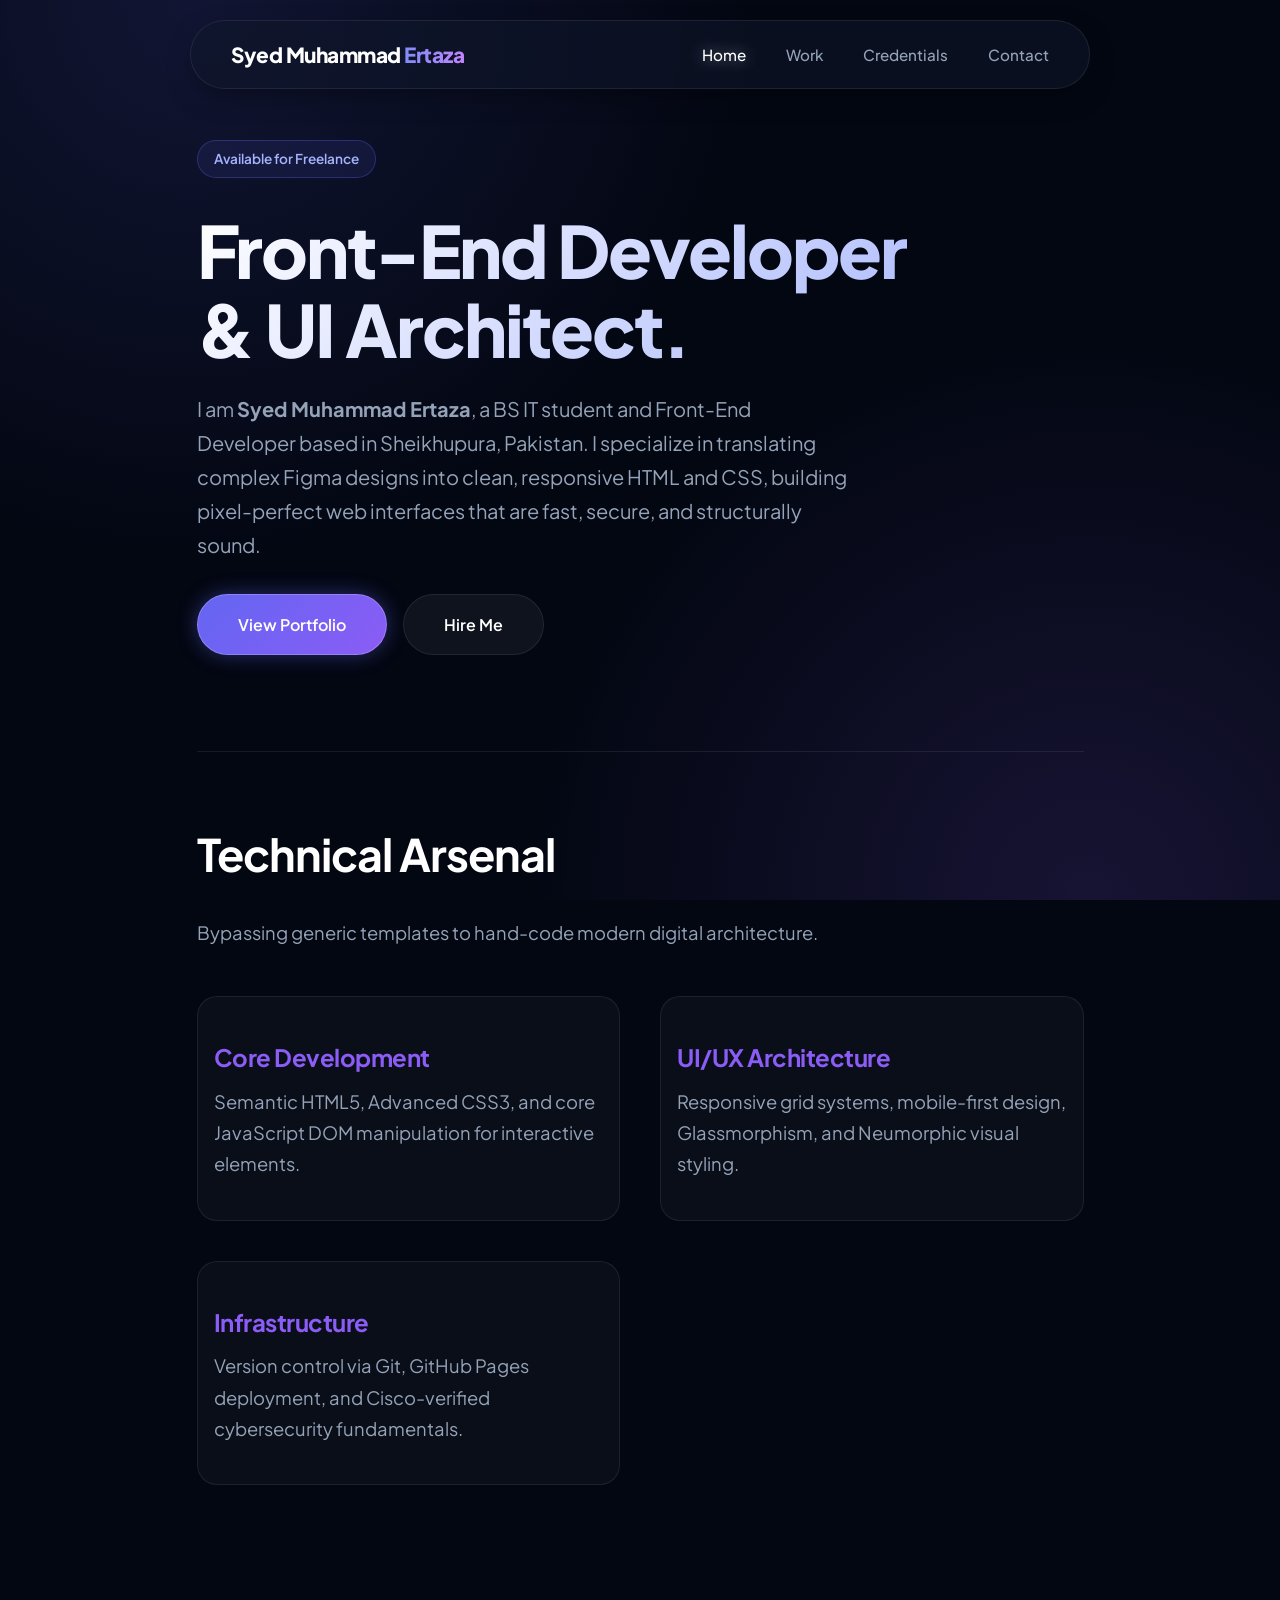
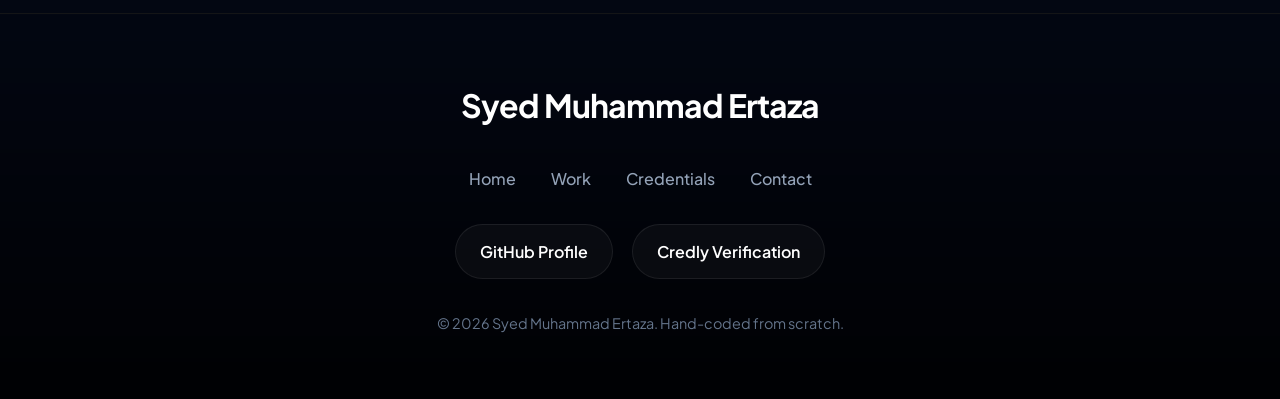
<file: index.html>
<!DOCTYPE html>
<html lang="en">
<head>
    <meta charset="UTF-8">
    <meta name="viewport" content="width=device-width, initial-scale=1.0">
    
    <!-- 1. Primary SEO Meta Tags -->
    <title>Syed Muhammad Ertaza | Front-End Developer</title>
    <meta name="description" content="Explore the portfolio of Syed Muhammad Ertaza, a front-end developer and BS IT student building responsive web interfaces with HTML, CSS, and JavaScript.">
    <meta name="keywords" content="Syed Muhammad Ertaza, Ertaza, Front-End Web Developer, Web Developer, Portfolio, UI Architect, Sheikhupura, Pakistan, Glassmorphism, BS IT">
    <meta name="author" content="Syed Muhammad Ertaza">
    <meta name="robots" content="index, follow">
    
    <!-- 2. Canonical Tag (Prevents duplicate content penalties) -->
    <link rel="canonical" href="https://black-hat-exe.github.io/Portfolio/">

    <!-- 3. Open Graph / Social Media Tags -->
    <meta property="og:title" content="Syed Muhammad Ertaza | Front-End Web Developer">
    <meta property="og:description" content="View the custom-coded web architecture, front-end projects, and verified credentials of S.M. Ertaza.">
    <meta property="og:type" content="profile">
    <meta property="og:url" content="https://black-hat-exe.github.io/Portfolio/">
    
    <!-- 4. JSON-LD Schema Markup -->
    <script type="application/ld+json">
    {
      "@context": "https://schema.org",
      "@type": "Person",
      "name": "Syed Muhammad Ertaza",
      "alternateName": "Ertaza",
      "jobTitle": "Front-End Web Developer",
      "url": "https://black-hat-exe.github.io/Portfolio/",
      "address": {
        "@type": "PostalAddress",
        "addressLocality": "Sheikhupura",
        "addressRegion": "Punjab",
        "postalCode": "39350",
        "addressCountry": "PK"
      },
      "alumniOf": {
        "@type": "CollegeOrUniversity",
        "name": "Virtual University of Pakistan"
      },
      "knowsAbout": [
        "Front-End Development", 
        "HTML5", 
        "CSS3", 
        "JavaScript", 
        "UI Architecture", 
        "Figma to Code",
        "Glassmorphism",
        "Neumorphism"
      ],
      "sameAs": [
        "https://github.com/black-hat-exe",
        "https://www.upwork.com/freelancers/~01eef1f01ace77c496?mp_source=share",
        "https://hubstafftalent.net/profiles/syed-muhammad-ertaza",
        "https://www.credly.com/users/syed-muhammad-ertaza"
      ]
    }
    </script>

    <link rel="stylesheet" href="style.css">
    <meta name="theme-color" content="#030712">
</head>
<body>

    <nav>
        <div class="nav-container">
            <a href="index.html" class="logo">Syed Muhammad <span>Ertaza</span></a>
            <button class="menu-toggle" type="button" aria-label="Open navigation menu" aria-expanded="false" aria-controls="primary-navigation">
                <span></span><span></span><span></span>
            </button>
            <div class="nav-links" id="primary-navigation" aria-label="Primary navigation">
                <a href="index.html" aria-current="page" class="active">Home</a> <a href="portfolio.html">Work</a> <a href="credentials.html">Credentials</a> <a href="contact.html">Contact</a>
            </div>
        </div>
    </nav>

    <main class="container">
        <!-- Hero Section -->
        <section class="reveal" style="max-width: 800px; margin-bottom: 6rem;">
            <div class="tech-pill" style="display: inline-block; margin-bottom: 2rem;">Available for Freelance</div>
            <h1>Front-End Developer <br> & UI Architect.</h1>
            <p style="font-size: 1.25rem; max-width: 650px;">
                I am <strong>Syed Muhammad Ertaza</strong>, a BS IT student and Front-End Developer based in Sheikhupura, Pakistan. I specialize in translating complex Figma designs into clean, responsive HTML and CSS, building pixel-perfect web interfaces that are fast, secure, and structurally sound.
            </p>
            <div style="display: flex; gap: 1rem; margin-top: 2rem;">
                <a href="portfolio.html" class="btn">View Portfolio</a>
                <a href="contact.html" class="btn btn-secondary">Hire Me</a>
            </div>
        </section>

        <!-- Core Skills -->
        <section class="reveal section-padding" style="border-top: 1px solid var(--border);">
            <h2>Technical Arsenal</h2>
            <p>Bypassing generic templates to hand-code modern digital architecture.</p>
            <div class="premium-grid" style="margin-top: 3rem;">
                <div class="badge-card" style="text-align: left;">
                    <h3 style="color: var(--accent-glow);">Core Development</h3>
                    <p style="margin-bottom: 0;">Semantic HTML5, Advanced CSS3, and core JavaScript DOM manipulation for interactive elements.</p>
                </div>
                <div class="badge-card" style="text-align: left;">
                    <h3 style="color: var(--accent-glow);">UI/UX Architecture</h3>
                    <p style="margin-bottom: 0;">Responsive grid systems, mobile-first design, Glassmorphism, and Neumorphic visual styling.</p>
                </div>
                <div class="badge-card" style="text-align: left;">
                    <h3 style="color: var(--accent-glow);">Infrastructure</h3>
                    <p style="margin-bottom: 0;">Version control via Git, GitHub Pages deployment, and Cisco-verified cybersecurity fundamentals.</p>
                </div>
            </div>
        </section>
    </main>

    <footer>
        <div class="footer-content">
            <h2 style="font-size: 2rem; margin: 0;">Syed Muhammad <span>Ertaza</span></h2>
            <div class="footer-nav">
                <a href="index.html">Home</a>
                <a href="portfolio.html">Work</a>
                <a href="credentials.html">Credentials</a>
                <a href="contact.html">Contact</a>
            </div>
            <div class="social-links">
                <a href="https://github.com/black-hat-exe" target="_blank" rel="noopener noreferrer">GitHub Profile</a>
                <a href="https://www.credly.com/users/syed-muhammad-ertaza" target="_blank" rel="noopener noreferrer">Credly Verification</a>
            </div>
            <p style="font-size: 0.9rem; color: #64748b; margin: 0;">© 2026 Syed Muhammad Ertaza. Hand-coded from scratch.</p>
        </div>
    </footer>

    <script src="script.js"></script>
</body>
</html>
</file>
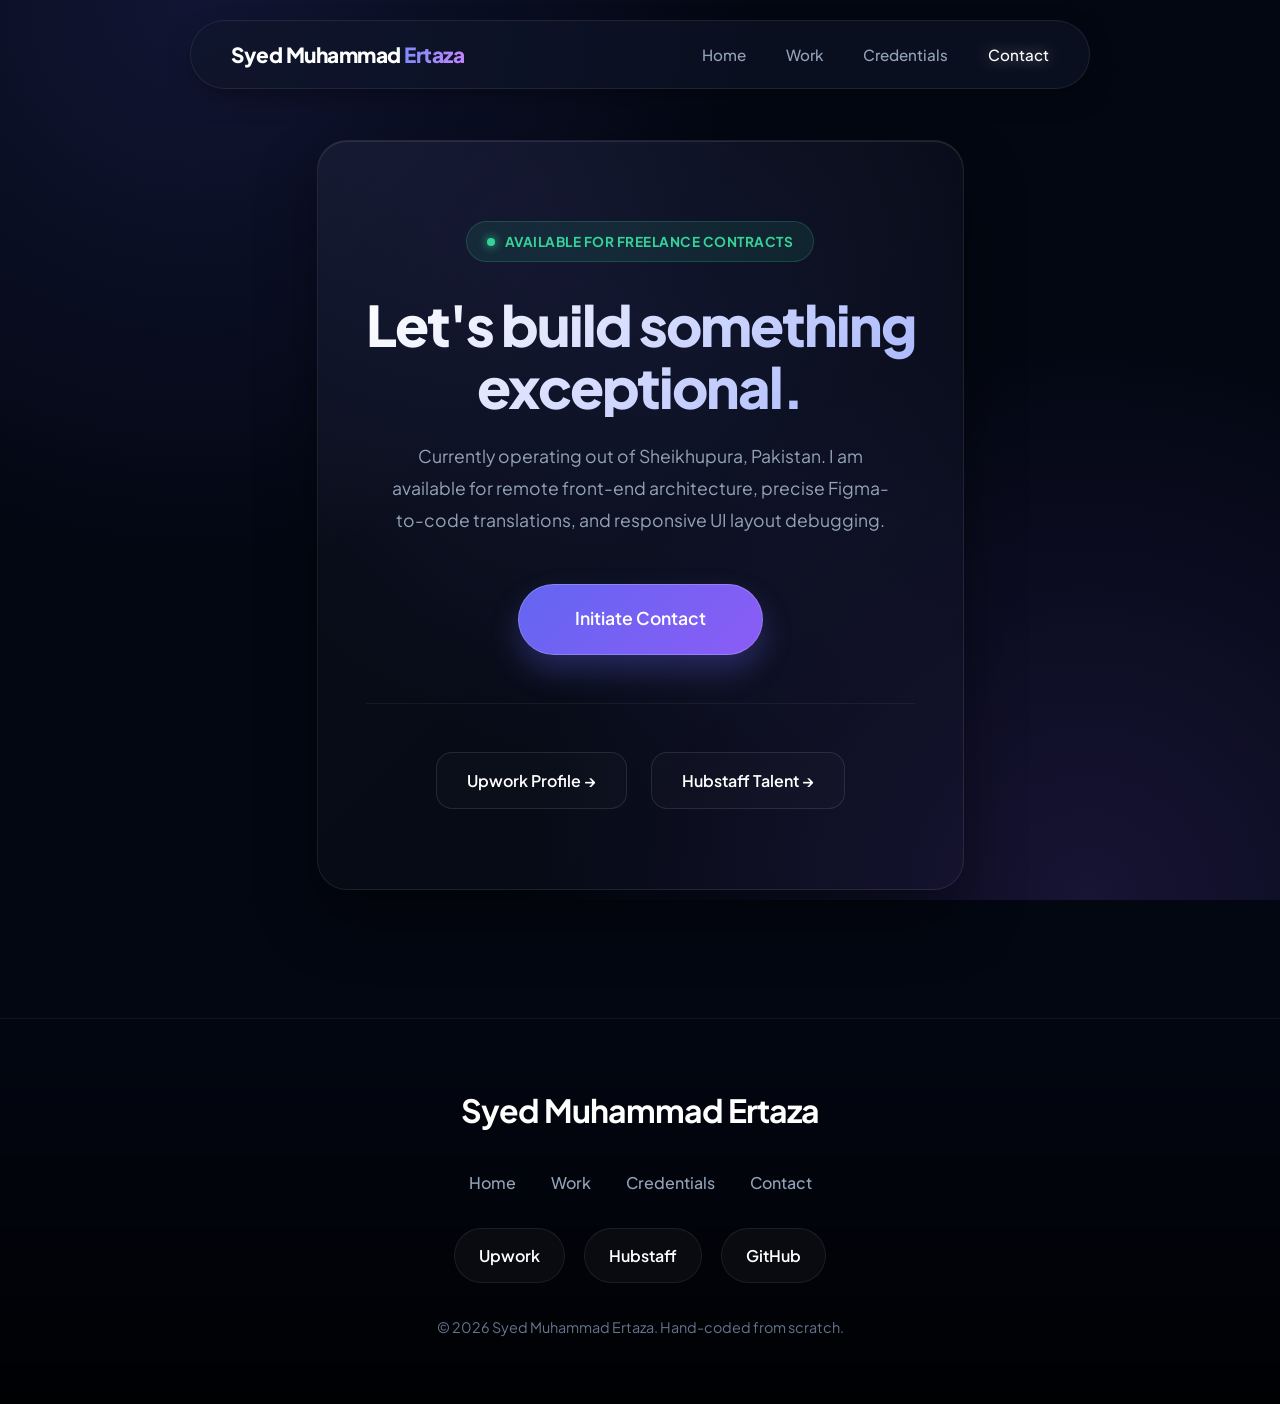
<file: contact.html>
<!DOCTYPE html>
<html lang="en">
<head>
    <meta charset="UTF-8">
    <meta name="viewport" content="width=device-width, initial-scale=1.0">
    
    <!-- 1. Primary SEO Meta Tags -->
    <title>Contact | Syed Muhammad Ertaza - Front-End Developer</title>
    <meta name="description" content="Contact Syed Muhammad Ertaza about front-end development, responsive interfaces, and Figma-to-code work.">
    <meta name="keywords" content="Syed Muhammad Ertaza, Ertaza, Front-End Web Developer, Web Developer, Portfolio, UI Architect, Sheikhupura, Pakistan, Glassmorphism, BS IT">
    <meta name="author" content="Syed Muhammad Ertaza">
    <meta name="robots" content="index, follow">
    
    <!-- 2. Canonical Tag (Prevents duplicate content penalties) -->
    <link rel="canonical" href="https://black-hat-exe.github.io/Portfolio/contact.html">

    <!-- 3. Open Graph / Social Media Tags -->
    <meta property="og:title" content="Syed Muhammad Ertaza | Front-End Web Developer">
    <meta property="og:description" content="View the custom-coded web architecture, front-end projects, and verified credentials of S.M. Ertaza.">
    <meta property="og:type" content="profile">
    <meta property="og:url" content="https://black-hat-exe.github.io/Portfolio/contact.html">
    
    <!-- 4. JSON-LD Schema Markup (The ultimate search engine signal) -->
    <script type="application/ld+json">
    {
      "@context": "https://schema.org",
      "@type": "Person",
      "name": "Syed Muhammad Ertaza",
      "alternateName": "Ertaza",
      "jobTitle": "Front-End Web Developer",
      "url": "https://black-hat-exe.github.io/Portfolio/",
      "address": {
        "@type": "PostalAddress",
        "addressLocality": "Sheikhupura",
        "addressRegion": "Punjab",
        "postalCode": "39350",
        "addressCountry": "PK"
      },
      "alumniOf": {
        "@type": "CollegeOrUniversity",
        "name": "Virtual University of Pakistan"
      },
      "knowsAbout": [
        "Front-End Development", 
        "HTML5", 
        "CSS3", 
        "JavaScript", 
        "UI Architecture", 
        "Figma to Code",
        "Glassmorphism",
        "Neumorphism"
      ],
      "sameAs": [
        "https://github.com/black-hat-exe",
        "https://www.upwork.com/freelancers/~01eef1f01ace77c496?mp_source=share",
        "https://hubstafftalent.net/profiles/syed-muhammad-ertaza",
        "https://www.credly.com/users/syed-muhammad-ertaza"
      ]
    }
    </script>

    <link rel="stylesheet" href="style.css">
    <meta name="theme-color" content="#030712">
</head>
<body>

    <nav>
        <div class="nav-container">
            <a href="index.html" class="logo">Syed Muhammad <span>Ertaza</span></a>
            <button class="menu-toggle" type="button" aria-label="Open navigation menu" aria-expanded="false" aria-controls="primary-navigation">
                <span></span><span></span><span></span>
            </button>
            <div class="nav-links" id="primary-navigation" aria-label="Primary navigation">
                <a href="index.html">Home</a> <a href="portfolio.html">Work</a> <a href="credentials.html">Credentials</a> <a href="contact.html" aria-current="page" class="active">Contact</a>
            </div>
        </div>
    </nav>

    <main class="container reveal">
        
        <div class="contact-glass-panel">
            
            <div class="status-badge">
                <div class="status-dot"></div>
                Available for Freelance Contracts
            </div>

            <h1 style="font-size: 3.5rem; margin-bottom: 1.5rem;">Let's build something <br> exceptional.</h1>
            
            <p style="max-width: 500px; margin: 0 auto 3rem auto; font-size: 1.1rem; line-height: 1.8;">
                Currently operating out of Sheikhupura, Pakistan. I am available for remote front-end architecture, precise Figma-to-code translations, and responsive UI layout debugging.
            </p>

            <a href="mailto:sertaza27@gmail.com" class="btn" style="font-size: 1.1rem; padding: 1.2rem 3.5rem; box-shadow: 0 15px 30px rgba(99, 102, 241, 0.3);">
                Initiate Contact
            </a>

            <div class="platform-links">
                <a href="https://www.upwork.com/freelancers/~01eef1f01ace77c496?mp_source=share" target="_blank" rel="noopener noreferrer" class="platform-pill">
                    Upwork Profile &rarr;
                </a>
                
                <a href="https://hubstafftalent.net/profiles/syed-muhammad-ertaza" target="_blank" rel="noopener noreferrer" class="platform-pill">
                    Hubstaff Talent &rarr;
                </a>
            </div>

        </div>

    </main>

    <footer style="margin-top: 4rem;">
        <div class="footer-content">
            <h2 style="font-size: 2rem; margin: 0;">Syed Muhammad <span>Ertaza</span></h2>
            <div class="footer-nav">
                <a href="index.html">Home</a>
                <a href="portfolio.html">Work</a>
                <a href="credentials.html">Credentials</a>
                <a href="contact.html">Contact</a>
            </div>
            
            <div class="social-links">
                <a href="https://www.upwork.com/freelancers/~01eef1f01ace77c496?mp_source=share" target="_blank" rel="noopener noreferrer">Upwork</a>
                <a href="https://hubstafftalent.net/profiles/syed-muhammad-ertaza" target="_blank" rel="noopener noreferrer">Hubstaff</a>
                <a href="https://github.com/black-hat-exe" target="_blank" rel="noopener noreferrer">GitHub</a>
            </div>
            
            <p style="font-size: 0.9rem; color: #64748b; margin: 0;">© 2026 Syed Muhammad Ertaza. Hand-coded from scratch.</p>
        </div>
    </footer>

    <script src="script.js"></script>
</body>
</html>
</file>
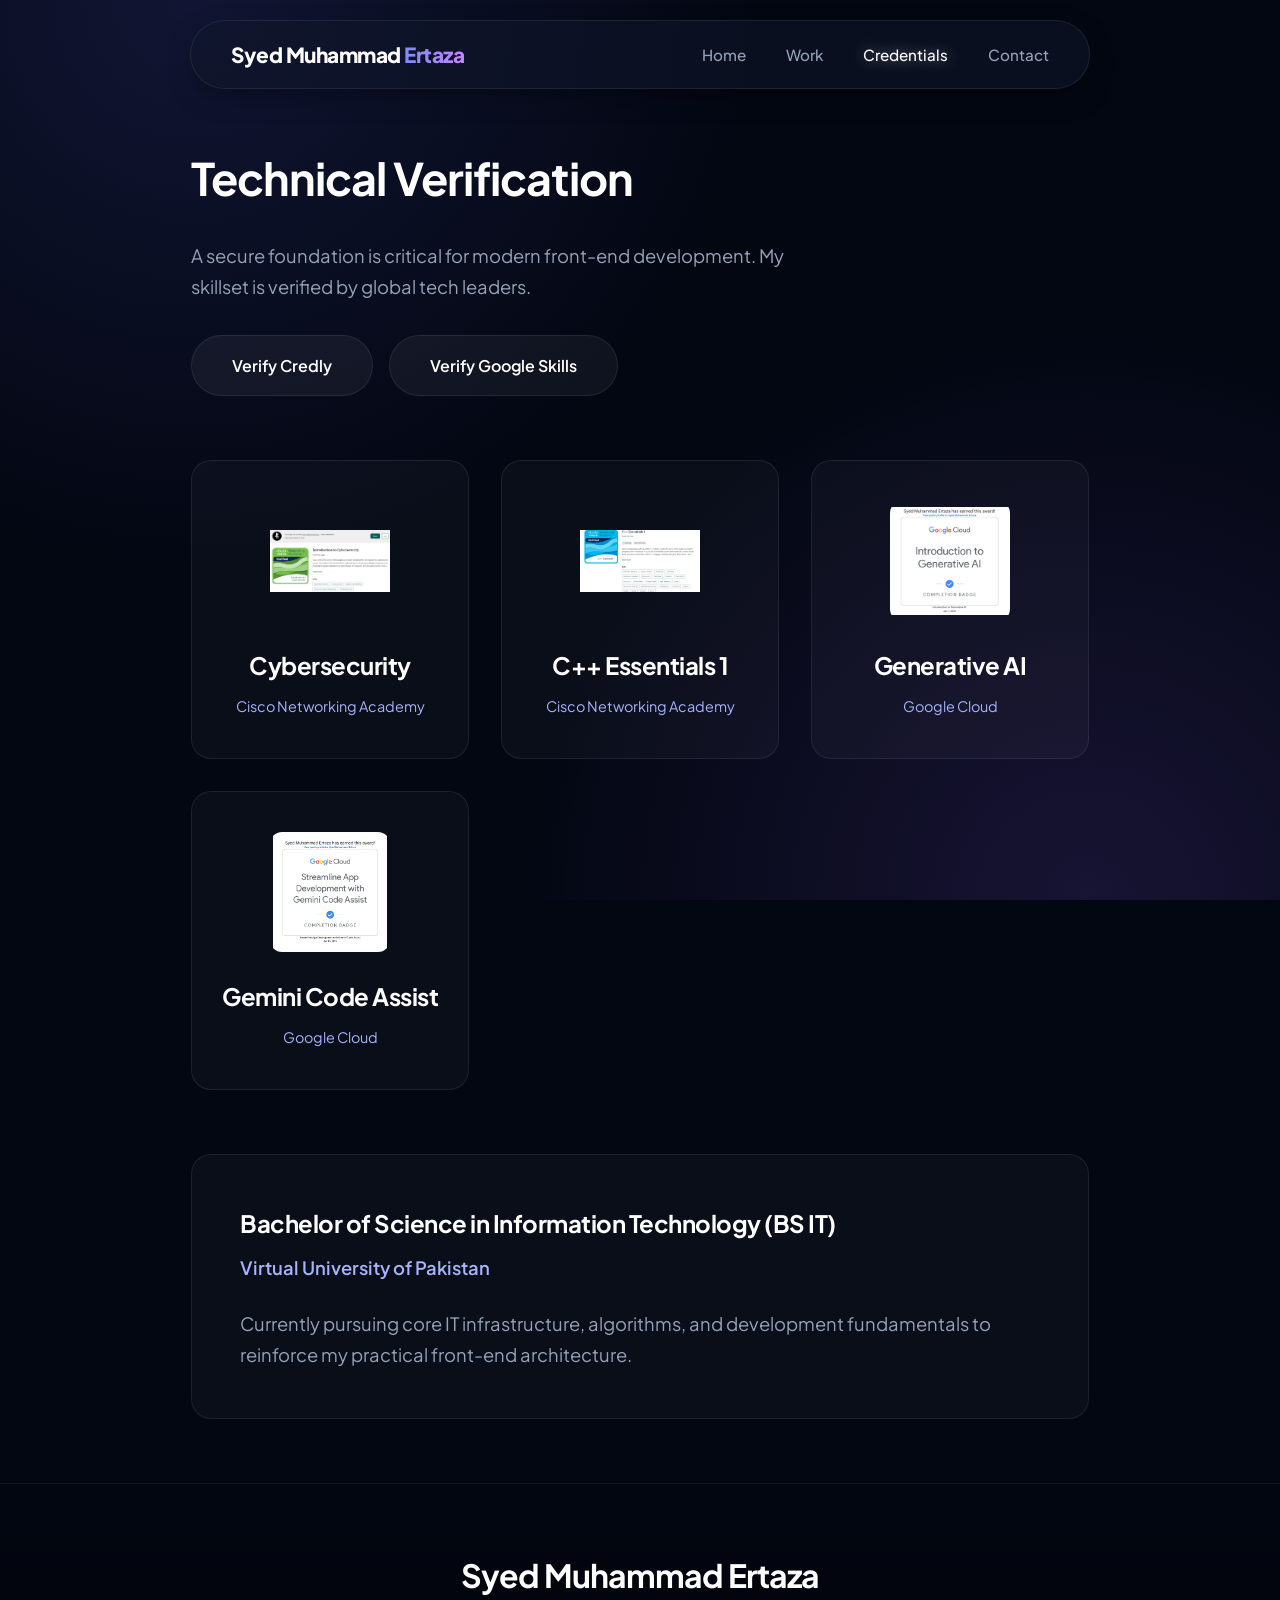
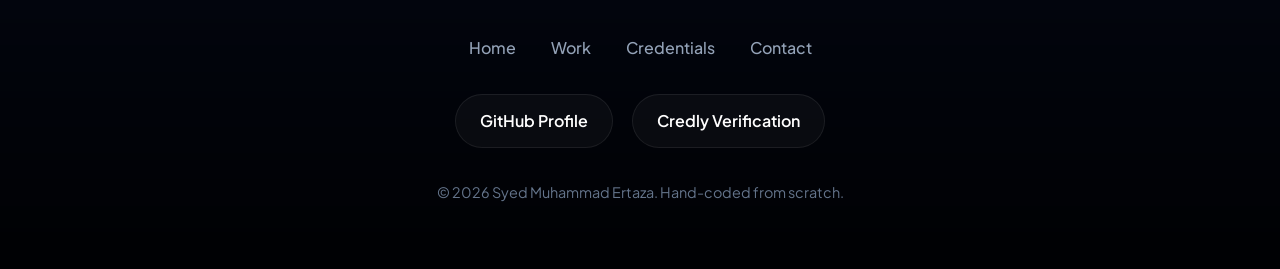
<file: credentials.html>
<!DOCTYPE html>
<html lang="en">
<head>
    <meta charset="UTF-8">
    <meta name="viewport" content="width=device-width, initial-scale=1.0">
    
    <!-- 1. Primary SEO Meta Tags -->
    <title>Credentials | Syed Muhammad Ertaza - Front-End Developer</title>
    <meta name="description" content="View the technical learning credentials and education of Syed Muhammad Ertaza, a front-end developer and BS IT student.">
    <meta name="keywords" content="Syed Muhammad Ertaza, Ertaza, Front-End Web Developer, Web Developer, Portfolio, UI Architect, Sheikhupura, Pakistan, Glassmorphism, BS IT">
    <meta name="author" content="Syed Muhammad Ertaza">
    <meta name="robots" content="index, follow">
    
    <!-- 2. Canonical Tag (Prevents duplicate content penalties) -->
    <link rel="canonical" href="https://black-hat-exe.github.io/Portfolio/credentials.html">
    <!-- 3. Open Graph / Social Media Tags -->
    <meta property="og:title" content="Syed Muhammad Ertaza | Front-End Web Developer">
    <meta property="og:description" content="View the custom-coded web architecture, front-end projects, and verified credentials of S.M. Ertaza.">
    <meta property="og:type" content="profile">
    <meta property="og:url" content="https://black-hat-exe.github.io/Portfolio/credentials.html">
    
    <!-- 4. JSON-LD Schema Markup -->
    <script type="application/ld+json">
    {
      "@context": "https://schema.org",
      "@type": "Person",
      "name": "Syed Muhammad Ertaza",
      "alternateName": "Ertaza",
      "jobTitle": "Front-End Web Developer",
      "url": "https://black-hat-exe.github.io/Portfolio/",
      "address": {
        "@type": "PostalAddress",
        "addressLocality": "Sheikhupura",
        "addressRegion": "Punjab",
        "postalCode": "39350",
        "addressCountry": "PK"
      },
      "alumniOf": {
        "@type": "CollegeOrUniversity",
        "name": "Virtual University of Pakistan"
      },
      "knowsAbout": [
        "Front-End Development", 
        "HTML5", 
        "CSS3", 
        "JavaScript", 
        "UI Architecture", 
        "Figma to Code",
        "Glassmorphism",
        "Neumorphism"
      ],
      "sameAs": [
        "https://github.com/black-hat-exe",
        "https://www.upwork.com/freelancers/~01eef1f01ace77c496?mp_source=share",
        "https://hubstafftalent.net/profiles/syed-muhammad-ertaza",
        "https://www.credly.com/users/syed-muhammad-ertaza"
      ]
    }
    </script>

    <link rel="stylesheet" href="style.css">
    <meta name="theme-color" content="#030712">
</head>
<body>

    <nav>
        <div class="nav-container">
            <a href="index.html" class="logo">Syed Muhammad <span>Ertaza</span></a>
            <button class="menu-toggle" type="button" aria-label="Open navigation menu" aria-expanded="false" aria-controls="primary-navigation">
                <span></span><span></span><span></span>
            </button>
            <div class="nav-links" id="primary-navigation" aria-label="Primary navigation">
                <a href="index.html">Home</a> <a href="portfolio.html">Work</a> <a href="credentials.html" aria-current="page" class="active">Credentials</a> <a href="contact.html">Contact</a>
            </div>
        </div>
    </nav>

    <main class="container reveal">
        <h2>Technical Verification</h2>
        <p style="max-width: 600px;">A secure foundation is critical for modern front-end development. My skillset is verified by global tech leaders.</p>

        <div style="margin: 2rem 0; display: flex; gap: 1rem;">
            <a href="https://www.credly.com/users/syed-muhammad-ertaza" target="_blank" rel="noopener noreferrer" class="btn btn-secondary">Verify Credly</a>
            <a href="https://www.skills.google/public_profiles/7cd9a4c3-1ee9-45ca-8c66-6c72dce35d5d" target="_blank" rel="noopener noreferrer" class="btn btn-secondary">Verify Google Skills</a>
        </div>

        <div class="grid-4" style="margin-top: 4rem;">
            <div class="badge-card reveal">
                <img src="Screenshot 2026-09-30 124133.png" alt="Syed Muhammad Ertaza Cisco Cybersecurity Certification" class="badge-img">
                <h3>Cybersecurity</h3>
                <p style="font-size: 0.9rem; margin: 0; color: #a5b4fc;">Cisco Networking Academy</p>
            </div>
            <div class="badge-card reveal">
                <img src="Screenshot 2026-09-30 124420.png" alt="C++ Essentials" class="badge-img">
                <h3>C++ Essentials 1</h3>
                <p style="font-size: 0.9rem; margin: 0; color: #a5b4fc;">Cisco Networking Academy</p>
            </div>
            <div class="badge-card reveal">
                <img src="Screenshot 2026-09-30 123630.png" alt="Syed Muhammad Ertaza Google Cloud Generative AI Badge" class="badge-img">
                <h3>Generative AI</h3>
                <p style="font-size: 0.9rem; margin: 0; color: #a5b4fc;">Google Cloud</p>
            </div>
            <div class="badge-card reveal">
                <img src="Screenshot 2026-09-30 123239.png" alt="Gemini Code Assist" class="badge-img">
                <h3>Gemini Code Assist</h3>
                <p style="font-size: 0.9rem; margin: 0; color: #a5b4fc;">Google Cloud</p>
            </div>
        </div>

        <div class="portfolio-card reveal" style="margin-top: 4rem; padding: 3rem; background: var(--surface);">
            <h3>Bachelor of Science in Information Technology (BS IT)</h3>
            <p style="color: #a5b4fc; font-weight: 600;">Virtual University of Pakistan</p>
            <p style="margin: 0; max-width: 800px;">Currently pursuing core IT infrastructure, algorithms, and development fundamentals to reinforce my practical front-end architecture.</p>
        </div>
    </main>

    <footer>
        <div class="footer-content">
            <h2 style="font-size: 2rem; margin: 0;">Syed Muhammad <span>Ertaza</span></h2>
            <div class="footer-nav">
                <a href="index.html">Home</a>
                <a href="portfolio.html">Work</a>
                <a href="credentials.html">Credentials</a>
                <a href="contact.html">Contact</a>
            </div>
            <div class="social-links">
                <a href="https://github.com/black-hat-exe" target="_blank" rel="noopener noreferrer">GitHub Profile</a>
                <a href="https://www.credly.com/users/syed-muhammad-ertaza" target="_blank" rel="noopener noreferrer">Credly Verification</a>
            </div>
            <p style="font-size: 0.9rem; color: #64748b; margin: 0;">© 2026 Syed Muhammad Ertaza. Hand-coded from scratch.</p>
        </div>
    </footer>

    <script src="script.js"></script>
</body>
</html>
</file>
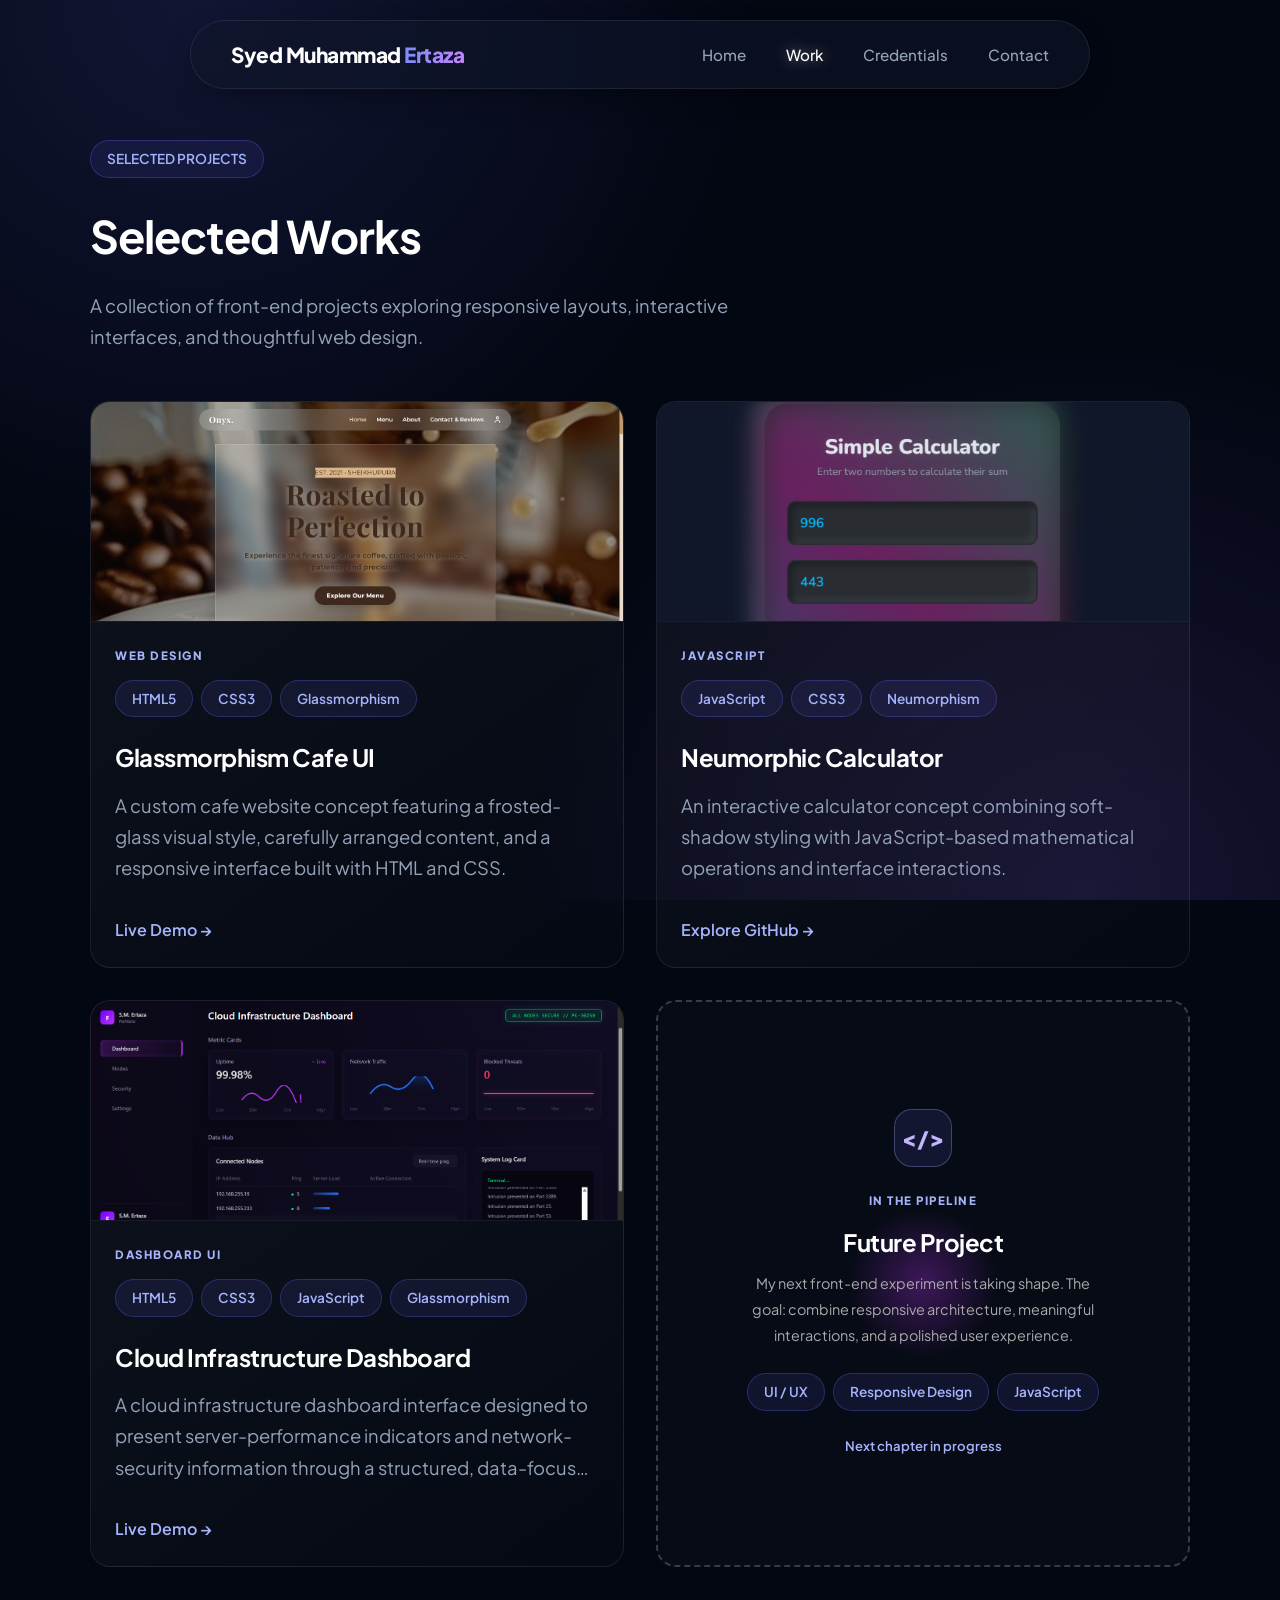
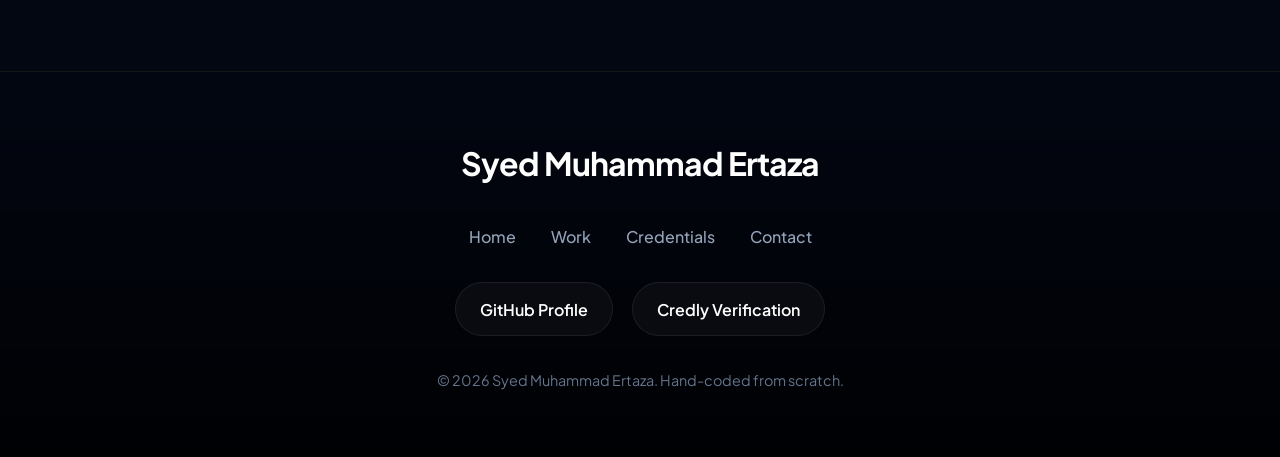
<file: portfolio.html>
<!DOCTYPE html>
<html lang="en">
<head>
    <meta charset="UTF-8">
    <meta name="viewport" content="width=device-width, initial-scale=1.0">

    <title>Front-End Projects | Syed Muhammad Ertaza</title>
    <meta name="description" content="Explore front-end projects by Syed Muhammad Ertaza, including responsive web interfaces, interactive UI experiments, and dashboard concepts.">
    <meta name="keywords" content="Syed Muhammad Ertaza, Front-End Developer, Web Development Portfolio, HTML, CSS, JavaScript, UI Design, Pakistan">
    <meta name="author" content="Syed Muhammad Ertaza">
    <meta name="robots" content="index, follow">

    <link rel="canonical" href="https://black-hat-exe.github.io/Portfolio/portfolio.html">

    <meta property="og:title" content="Front-End Projects | Syed Muhammad Ertaza">
    <meta property="og:description" content="Explore custom-coded front-end projects, responsive interfaces, and interactive web applications by S.M. Ertaza.">
    <meta property="og:type" content="website">
    <meta property="og:url" content="https://black-hat-exe.github.io/Portfolio/portfolio.html">

    <meta name="theme-color" content="#030712">

    <script type="application/ld+json">
    {
      "@context": "https://schema.org",
      "@type": "CollectionPage",
      "name": "Front-End Development Portfolio",
      "description": "Selected front-end development projects by Syed Muhammad Ertaza.",
      "url": "https://black-hat-exe.github.io/Portfolio/portfolio.html",
      "author": {
        "@type": "Person",
        "name": "Syed Muhammad Ertaza",
        "url": "https://black-hat-exe.github.io/Portfolio/"
      }
    }
    </script>

    <link rel="stylesheet" href="style.css">
</head>
<body>

    <nav>
        <div class="nav-container">
            <a href="index.html" class="logo">Syed Muhammad <span>Ertaza</span></a>
            <button class="menu-toggle" type="button" aria-label="Open navigation menu" aria-expanded="false" aria-controls="primary-navigation">
                <span></span><span></span><span></span>
            </button>
            <div class="nav-links" id="primary-navigation" aria-label="Primary navigation">
                <a href="index.html">Home</a> <a href="portfolio.html" aria-current="page" class="active">Work</a> <a href="credentials.html">Credentials</a> <a href="contact.html">Contact</a>
            </div>
        </div>
    </nav>

    <main class="container reveal">

        <header class="portfolio-intro">
            <span class="tech-pill">SELECTED PROJECTS</span>
            <h2>Selected Works</h2>
            <p>
                A collection of front-end projects exploring responsive layouts,
                interactive interfaces, and thoughtful web design.
            </p>
        </header>

        <div class="portfolio-grid">

            <!-- Project 1: Cafe UI -->
            <article class="portfolio-card reveal">
                <div class="card-img-wrapper">
                    <img
                        src="cafe-screenshot.png"
                        alt="Preview of the Glassmorphism Cafe website interface"
                        class="project-img"
                        loading="lazy"
                        decoding="async"
                    >
                </div>

                <div class="card-content">
                    <div class="project-label">WEB DESIGN</div>

                    <div class="tech-stack">
                        <span class="tech-pill">HTML5</span>
                        <span class="tech-pill">CSS3</span>
                        <span class="tech-pill">Glassmorphism</span>
                    </div>

                    <h3>Glassmorphism Cafe UI</h3>

                    <p>
                        A custom cafe website concept featuring a frosted-glass
                        visual style, carefully arranged content, and a responsive
                        interface built with HTML and CSS.
                    </p>

                    <div class="project-links">
                        <a
                            href="https://black-hat-exe.github.io/cafe-project-I/"
                            target="_blank"
                            rel="noopener noreferrer"
                            class="card-link"
                        >Live Demo <span aria-hidden="true">&rarr;</span></a>
                    </div>
                </div>
            </article>

            <!-- Project 2: Calculator -->
            <article class="portfolio-card reveal">
                <div class="card-img-wrapper">
                    <img
                        src="calc-screenshot.png"
                        alt="Preview of the Neumorphic Calculator interface"
                        class="project-img"
                        loading="lazy"
                        decoding="async"
                    >
                </div>

                <div class="card-content">
                    <div class="project-label">JAVASCRIPT</div>

                    <div class="tech-stack">
                        <span class="tech-pill">JavaScript</span>
                        <span class="tech-pill">CSS3</span>
                        <span class="tech-pill">Neumorphism</span>
                    </div>

                    <h3>Neumorphic Calculator</h3>

                    <p>
                        An interactive calculator concept combining soft-shadow
                        styling with JavaScript-based mathematical operations
                        and interface interactions.
                    </p>

                    <div class="project-links">
                        <a
                            href="https://github.com/black-hat-exe"
                            target="_blank"
                            rel="noopener noreferrer"
                            class="card-link"
                        >Explore GitHub <span aria-hidden="true">&rarr;</span></a>
                    </div>
                </div>
            </article>

            <!-- Project 3: Cloud Infrastructure Dashboard -->
            <article class="portfolio-card reveal">
                <div class="card-img-wrapper">
                    <img
                        src="cloud-screenshot.png"
                        alt="Preview of the Cloud Infrastructure Dashboard"
                        class="project-img"
                        loading="lazy"
                        decoding="async"
                    >
                </div>

                <div class="card-content">
                    <div class="project-label">DASHBOARD UI</div>

                    <div class="tech-stack">
                        <span class="tech-pill">HTML5</span>
                        <span class="tech-pill">CSS3</span>
                        <span class="tech-pill">JavaScript</span>
                        <span class="tech-pill">Glassmorphism</span>
                    </div>

                    <h3>Cloud Infrastructure Dashboard</h3>

                    <p>
                        A cloud infrastructure dashboard interface designed to
                        present server-performance indicators and network-security
                        information through a structured, data-focused layout.
                    </p>

                    <div class="project-links">
                        <a
                            href="https://black-hat-exe.github.io/Cloud-Infrastructure-Dashboard/"
                            target="_blank"
                            rel="noopener noreferrer"
                            class="card-link"
                        >Live Demo <span aria-hidden="true">&rarr;</span></a>
                    </div>
                </div>
            </article>

            <!-- Project 4: Future Project -->
            <article class="portfolio-card coming-soon-card reveal">
                <div class="coming-soon-content">
                    <span class="future-icon" aria-hidden="true">&lt;/&gt;</span>

                    <div class="project-label">IN THE PIPELINE</div>

                    <h3>Future Project</h3>

                    <p>
                        My next front-end experiment is taking shape.
                        The goal: combine responsive architecture,
                        meaningful interactions, and a polished user experience.
                    </p>

                    <div class="tech-stack future-tech-stack">
                        <span class="tech-pill">UI / UX</span>
                        <span class="tech-pill">Responsive Design</span>
                        <span class="tech-pill">JavaScript</span>
                    </div>

                    <span class="future-note">Next chapter in progress</span>
                </div>
            </article>

        </div>
    </main>

    <footer>
        <div class="footer-content">
            <h2 style="font-size: 2rem; margin: 0;">
                Syed Muhammad <span>Ertaza</span>
            </h2>

            <div class="footer-nav">
                <a href="index.html">Home</a>
                <a href="portfolio.html">Work</a>
                <a href="credentials.html">Credentials</a>
                <a href="contact.html">Contact</a>
            </div>

            <div class="social-links">
                <a
                    href="https://github.com/black-hat-exe"
                    target="_blank"
                    rel="noopener noreferrer"
                >GitHub Profile</a>

                <a
                    href="https://www.credly.com/users/syed-muhammad-ertaza"
                    target="_blank"
                    rel="noopener noreferrer"
                >Credly Verification</a>
            </div>

            <p style="font-size: 0.9rem; color: #64748b; margin: 0;">
                © 2026 Syed Muhammad Ertaza. Hand-coded from scratch.
            </p>
        </div>
    </footer>

    <script src="script.js"></script>
</body>
</html>
</file>
<file: style.css>
@import url('https://fonts.googleapis.com/css2?family=Plus+Jakarta+Sans:wght@300;400;500;700;800&display=swap');

:root {
    --bg-base: #030712;
    --surface: rgba(255, 255, 255, 0.03);
    --surface-hover: rgba(255, 255, 255, 0.08);
    --border: rgba(255, 255, 255, 0.08);
    --border-highlight: rgba(99, 102, 241, 0.4);
    --text-primary: #ffffff;
    --text-secondary: #94a3b8;
    --accent: #6366f1;
    --accent-glow: #8b5cf6;
    --radius: 20px;
}

* { margin: 0; padding: 0; box-sizing: border-box; font-family: 'Plus Jakarta Sans', sans-serif; }

body {
    background-color: var(--bg-base);
    background-image: 
        radial-gradient(circle at 15% 0%, rgba(99, 102, 241, 0.15) 0%, transparent 40%),
        radial-gradient(circle at 85% 100%, rgba(139, 92, 246, 0.15) 0%, transparent 40%);
    background-attachment: fixed;
    color: var(--text-primary);
    line-height: 1.7;
    overflow-x: hidden;
    opacity: 0;
    animation: fadeInPage 0.8s ease forwards;
    display: flex;
    flex-direction: column;
    min-height: 100vh;
}

@keyframes fadeInPage { to { opacity: 1; } }

/* --- Navigation --- */
nav {
    position: fixed;
    top: 20px; left: 50%; transform: translateX(-50%);
    width: 90%; max-width: 900px;
    background: rgba(15, 23, 42, 0.6);
    backdrop-filter: blur(20px); -webkit-backdrop-filter: blur(20px);
    border: 1px solid var(--border);
    border-radius: 50px;
    z-index: 1000;
    box-shadow: 0 10px 30px -10px rgba(0, 0, 0, 0.5);
}

.nav-container { padding: 1rem 2.5rem; display: flex; justify-content: space-between; align-items: center; }
.logo { font-size: 1.3rem; font-weight: 800; color: var(--text-primary); text-decoration: none; letter-spacing: -0.5px; }
.logo span { background: linear-gradient(to right, #818cf8, #c084fc); -webkit-background-clip: text; -webkit-text-fill-color: transparent; }
.nav-links { display: flex; gap: 2.5rem; }
.nav-links a { color: var(--text-secondary); text-decoration: none; font-weight: 500; font-size: 0.95rem; transition: all 0.3s ease; }
.nav-links a:hover, .nav-links a.active { color: var(--text-primary); text-shadow: 0 0 15px rgba(255,255,255,0.5); }

/* --- Layout --- */
main { flex: 1; }
.container { max-width: 1200px; margin: 0 auto; padding: 140px 2rem 4rem 2rem; }
.section-padding { padding: 4rem 0; }

h1 { font-size: 4.5rem; line-height: 1.1; margin-bottom: 1.5rem; font-weight: 800; letter-spacing: -2px; background: linear-gradient(135deg, #ffffff 0%, #a5b4fc 100%); -webkit-background-clip: text; -webkit-text-fill-color: transparent; }
h2 { font-size: 2.8rem; margin-bottom: 1.5rem; font-weight: 700; letter-spacing: -1px; }
h3 { font-size: 1.5rem; margin-bottom: 0.5rem; font-weight: 700; letter-spacing: -0.5px; }
p { color: var(--text-secondary); font-size: 1.15rem; margin-bottom: 1.5rem; font-weight: 400; }

/* --- Buttons --- */
.btn { display: inline-block; padding: 1rem 2.5rem; background: linear-gradient(135deg, #6366f1, #8b5cf6); color: #ffffff; text-decoration: none; font-weight: 600; border-radius: 50px; transition: all 0.4s ease; border: 1px solid rgba(255,255,255,0.2); box-shadow: 0 0 20px rgba(99, 102, 241, 0.4); }
.btn:hover { transform: translateY(-3px); box-shadow: 0 10px 30px rgba(139, 92, 246, 0.6); }
.btn-secondary { background: rgba(255, 255, 255, 0.05); backdrop-filter: blur(10px); color: var(--text-primary); border: 1px solid var(--border); box-shadow: none; }
.btn-secondary:hover { background: rgba(255, 255, 255, 0.1); border-color: var(--border-highlight); box-shadow: 0 0 20px rgba(255,255,255,0.1); }

/* --- Symmetric Portfolio Grid --- */
.premium-grid { display: grid; grid-template-columns: repeat(auto-fit, minmax(320px, 1fr)); gap: 2.5rem; }
.portfolio-card { background: linear-gradient(145deg, rgba(255,255,255,0.05) 0%, rgba(255,255,255,0.01) 100%); border: 1px solid var(--border); border-radius: 20px; display: flex; flex-direction: column; overflow: hidden; transition: transform 0.4s ease, border-color 0.4s ease, box-shadow 0.4s ease; }
.portfolio-card:hover { transform: translateY(-8px); border-color: rgba(99, 102, 241, 0.5); box-shadow: 0 20px 40px rgba(0,0,0,0.4), 0 0 20px rgba(99, 102, 241, 0.15); }
.card-img-wrapper { width: 100%; height: 220px; border-bottom: 1px solid rgba(255,255,255,0.05); overflow: hidden; }
.project-img { width: 100%; height: 100%; object-fit: cover; object-position: top; transition: transform 0.6s ease; }
.portfolio-card:hover .project-img { transform: scale(1.05); }
.card-content { padding: 2rem; display: flex; flex-direction: column; flex: 1;display: -webkit-box;
  -webkit-line-clamp: 3; /* Limits the text to exactly 3 lines */
  -webkit-box-orient: vertical;  
  overflow: hidden; }
.card-link { margin-top: auto; display: inline-block; padding-top: 1.5rem; font-weight: 600; color: #a5b4fc; text-decoration: none; transition: 0.3s; }
.card-link:hover { color: #ffffff; text-shadow: 0 0 10px rgba(165, 180, 252, 0.6); }

/* --- General Grid & Badges --- */
.grid-4 { display: grid; grid-template-columns: repeat(auto-fit, minmax(220px, 1fr)); gap: 2rem; }
.badge-card { background: var(--surface); border: 1px solid var(--border); border-radius: var(--radius); padding: 2.5rem 1rem; text-align: center; transition: 0.3s; }
.badge-card:hover { transform: translateY(-5px); border-color: var(--border-highlight); background: var(--surface-hover); }
.badge-img { width: 120px; height: 120px; object-fit: contain; margin: 0 auto 1.5rem auto; display: block; border-radius: 12px; }

/* --- Tags --- */
.tech-stack { display: flex; flex-wrap: wrap; gap: 0.5rem; margin-bottom: 1.5rem; }
.tech-pill { background: rgba(99, 102, 241, 0.1); border: 1px solid rgba(99, 102, 241, 0.3); padding: 0.4rem 1rem; border-radius: 50px; font-size: 0.85rem; font-weight: 600; color: #a5b4fc; }

/* --- Footer --- */
footer { border-top: 1px solid var(--border); padding: 4rem 2rem; text-align: center; background: linear-gradient(to top, rgba(0,0,0,0.8), transparent); margin-top: auto; }
.footer-content { max-width: 1200px; margin: 0 auto; display: flex; flex-direction: column; align-items: center; gap: 2rem; }
.footer-nav a { color: var(--text-secondary); text-decoration: none; margin: 0 1rem; font-weight: 500; transition: 0.3s; }
.footer-nav a:hover { color: var(--text-primary); }
.social-links a { display: inline-block; margin: 0 0.5rem; padding: 0.8rem 1.5rem; background: var(--surface); border: 1px solid var(--border); border-radius: 50px; color: var(--text-primary); text-decoration: none; font-weight: 600; transition: 0.3s; }
.social-links a:hover { background: rgba(99, 102, 241, 0.2); border-color: var(--border-highlight); }

/* --- Animations --- */
.reveal { opacity: 0; transform: translateY(30px); transition: all 0.8s ease-out; }
.reveal.active { opacity: 1; transform: translateY(0); }

@media (max-width: 768px) {
    h1 { font-size: 3rem; }
    .nav-container { padding: 1rem; justify-content: center; }
    .nav-links { display: none; }
    nav { width: 95%; top: 10px; }
    .premium-grid, .grid-4 { grid-template-columns: 1fr; }
}
/* --- PREMIUM CONTACT COMMAND NODE --- */
.contact-glass-panel {
    background: linear-gradient(135deg, rgba(255, 255, 255, 0.03) 0%, rgba(255, 255, 255, 0.01) 100%);
    backdrop-filter: blur(24px);
    -webkit-backdrop-filter: blur(24px);
    border: 1px solid rgba(255, 255, 255, 0.08);
    border-radius: 30px;
    padding: 5rem 3rem;
    text-align: center;
    box-shadow: 0 30px 60px rgba(0, 0, 0, 0.4), inset 0 1px 0 rgba(255, 255, 255, 0.1);
    position: relative;
    overflow: hidden;
    max-width: 800px;
    margin: 0 auto;
}

/* Background ambient glow inside the card */
.contact-glass-panel::before {
    content: '';
    position: absolute;
    top: -50%; left: 50%;
    transform: translateX(-50%);
    width: 150%; height: 150%;
    background: radial-gradient(circle at 50% 50%, rgba(99, 102, 241, 0.1), transparent 60%);
    z-index: -1;
    pointer-events: none;
}

/* Pulsing Availability Badge */
.status-badge {
    display: inline-flex;
    align-items: center;
    gap: 10px;
    background: rgba(52, 211, 153, 0.1);
    color: #34d399;
    border: 1px solid rgba(52, 211, 153, 0.2);
    padding: 8px 20px;
    border-radius: 50px;
    font-size: 0.85rem;
    font-weight: 700;
    letter-spacing: 0.5px;
    text-transform: uppercase;
    margin-bottom: 2rem;
}

.status-dot {
    width: 8px; height: 8px;
    background: #34d399;
    border-radius: 50%;
    box-shadow: 0 0 10px #34d399;
    animation: pulse 2s infinite;
}

@keyframes pulse {
    0% { transform: scale(0.95); box-shadow: 0 0 0 0 rgba(52, 211, 153, 0.7); }
    70% { transform: scale(1); box-shadow: 0 0 0 10px rgba(52, 211, 153, 0); }
    100% { transform: scale(0.95); box-shadow: 0 0 0 0 rgba(52, 211, 153, 0); }
}

/* Sleek Platform Pills */
.platform-links {
    display: flex;
    justify-content: center;
    gap: 1.5rem;
    flex-wrap: wrap;
    margin-top: 3rem;
    padding-top: 3rem;
    border-top: 1px solid rgba(255, 255, 255, 0.05);
}

.platform-pill {
    display: flex;
    align-items: center;
    background: rgba(255, 255, 255, 0.02);
    border: 1px solid rgba(255, 255, 255, 0.1);
    padding: 14px 30px;
    border-radius: 16px;
    color: var(--text-primary);
    text-decoration: none;
    font-weight: 600;
    transition: all 0.3s ease;
}

.platform-pill:hover {
    background: rgba(255, 255, 255, 0.06);
    border-color: var(--accent);
    transform: translateY(-4px);
    box-shadow: 0 10px 20px rgba(0, 0, 0, 0.2), 0 0 15px rgba(99, 102, 241, 0.2);
}

@media (max-width: 768px) {
    .contact-glass-panel { padding: 3rem 1.5rem; }
    .platform-links { flex-direction: column; gap: 1rem; }
}

/* Container for the 4 cards */
.portfolio-grid {
    display: grid;
    grid-template-columns: repeat(2, 1fr); /* 2 columns */
    /* REMOVED grid-template-rows and height: 75vh so it can expand naturally */
    gap: 2rem;
    max-width: 1100px;
    margin: 120px auto 40px; 
}

/* Flexbox controls for every card */
.portfolio-card {
    display: flex;
    flex-direction: column;
    height: 100%; /* Grid automatically stretches all cards in a row to match the tallest one */
    overflow: hidden;
    border-radius: 20px;
}

/* Fixed height for images so they never squish */
.card-img-wrapper {
    height: 220px; 
    width: 100%;
    overflow: hidden;
    flex-shrink: 0;
}

.card-img-wrapper img {
    width: 100%;
    height: 100%;
    object-fit: cover;
    object-position: top; /* Anchors screenshots to the top */
}

/* Let the content area expand to fill the bottom half */
.card-content {
    padding: 1.5rem;
    display: flex;
    flex-direction: column;
    flex-grow: 1; 
}

.card-content p {
    display: -webkit-box;
    -webkit-line-clamp: 3; /* Allows up to 3 lines of text */
    -webkit-box-orient: vertical;
    overflow: hidden;
    flex-grow: 1; /* This acts like a spring, pushing the link to the very bottom */
    margin-bottom: 1.5rem;
    margin-top: 0.5rem;
}


/* Styling and Animation for Card 4 */
.coming-soon-card {
    display: flex;
    align-items: center;
    justify-content: center;
    text-align: center;
    background: rgba(255, 255, 255, 0.02);
    border: 2px dashed rgba(255, 255, 255, 0.2);
    position: relative;
}

.coming-soon-card::before {
    content: '';
    position: absolute;
    width: 150px;
    height: 150px;
    background: radial-gradient(circle, rgba(188, 52, 250, 0.3) 0%, transparent 70%);
    border-radius: 50%;
    animation: pulse-glow 2.5s infinite alternate;
    z-index: 0;
}

.coming-soon-content {
    position: relative;
    z-index: 1;
}

.coming-soon-content h3 {
    font-size: 1.5rem;
    margin-bottom: 0.5rem;
    color: #fff;
}

.coming-soon-content p {
    color: #aaa;
    font-size: 0.9rem;
}

@keyframes pulse-glow {
    0% { transform: scale(1); opacity: 0.5; }
    100% { transform: scale(1.5); opacity: 1; }
}
/* --- PORTFOLIO PAGE ENHANCEMENTS --- */

.portfolio-intro {
    max-width: 760px;
    margin-bottom: 3rem;
}

.portfolio-intro > .tech-pill {
    display: inline-block;
    margin-bottom: 1.25rem;
}

.portfolio-intro h2 {
    margin-bottom: 1rem;
}

.portfolio-intro p {
    max-width: 680px;
    margin-bottom: 0;
}

.portfolio-grid {
    margin-top: 3rem;
    row-gap: 2rem;
}

.portfolio-card {
    min-width: 0;
}

.card-content {
    min-width: 0;
}

.card-content h3 {
    line-height: 1.35;
}

.project-label {
    margin-bottom: 0.9rem;
    color: #a5b4fc;
    font-size: 0.72rem;
    font-weight: 800;
    letter-spacing: 1.5px;
    text-transform: uppercase;
}

.project-links {
    display: flex;
    flex-wrap: wrap;
    gap: 1rem;
    margin-top: auto;
}

.project-links .card-link {
    padding-top: 0.5rem;
}

.card-link:focus-visible,
.nav-links a:focus-visible,
.footer-nav a:focus-visible,
.social-links a:focus-visible {
    outline: 2px solid #a5b4fc;
    outline-offset: 5px;
    border-radius: 4px;
}

/* --- FUTURE PROJECT CARD --- */

.coming-soon-card {
    min-height: 350px;
    padding: 2rem;
}

.coming-soon-content {
    width: 100%;
    max-width: 360px;
}

.future-icon {
    display: inline-flex;
    align-items: center;
    justify-content: center;
    width: 58px;
    height: 58px;
    margin-bottom: 1.5rem;
    border: 1px solid rgba(165, 180, 252, 0.3);
    border-radius: 18px;
    background: rgba(99, 102, 241, 0.12);
    color: #c4b5fd;
    font-size: 1.4rem;
    font-weight: 800;
}

.coming-soon-content .project-label {
    margin-bottom: 0.75rem;
}

.coming-soon-content p {
    line-height: 1.8;
}

.future-tech-stack {
    justify-content: center;
    margin-top: 1rem;
    margin-bottom: 1.25rem;
}

.future-note {
    display: inline-block;
    color: #a5b4fc;
    font-size: 0.82rem;
    font-weight: 600;
}

/* --- PORTFOLIO RESPONSIVENESS --- */

@media (max-width: 640px) {
    .portfolio-grid {
        grid-template-columns: minmax(0, 1fr);
        gap: 1.5rem;
        margin-top: 2rem;
    }

    .portfolio-intro {
        margin-bottom: 2rem;
    }

    .card-img-wrapper {
        height: 200px;
    }

    .coming-soon-card {
        min-height: 320px;
        padding: 1.5rem;
    }
}

/* --- RESPECT REDUCED-MOTION PREFERENCES --- */

@media (prefers-reduced-motion: reduce) {
    .coming-soon-card::before,
    .status-dot {
        animation: none;
    }

    .portfolio-card,
    .project-img,
    .card-link {
        transition: none;
    }
}

/* ===== SHARED, ACCESSIBLE MOBILE NAVIGATION ===== */
/* Desktop: keep the original inline navigation and hide the menu button. */
.menu-toggle {
    display: none;
    align-items: center;
    justify-content: center;
    flex-direction: column;
    gap: 5px;
    width: 44px;
    height: 44px;
    padding: 10px;
    flex: 0 0 44px;
    border: 1px solid var(--border);
    border-radius: 12px;
    background: rgba(255, 255, 255, 0.06);
    color: var(--text-primary);
    cursor: pointer;
}

.menu-toggle span {
    display: block;
    width: 20px;
    height: 2px;
    border-radius: 2px;
    background: currentColor;
    transition: transform 0.2s ease, opacity 0.2s ease;
}

.menu-toggle:focus-visible,
.nav-links a:focus-visible,
.footer-nav a:focus-visible,
.social-links a:focus-visible,
.btn:focus-visible,
.platform-pill:focus-visible {
    outline: 2px solid #a5b4fc;
    outline-offset: 4px;
}

@media (max-width: 767px) {
    nav {
        width: calc(100% - 24px);
        top: 10px;
        border-radius: 22px;
    }

    .nav-container {
        padding: 0.8rem 1rem;
        flex-wrap: wrap;
        justify-content: space-between;
        gap: 0.5rem;
    }

    .logo {
        font-size: clamp(0.95rem, 4vw, 1.2rem);
    }

    .menu-toggle {
        display: inline-flex;
        margin-left: auto;
    }

    .nav-container .nav-links {
        display: none;
        flex: 0 0 100%;
        width: 100%;
        flex-direction: column;
        align-items: stretch;
        gap: 0.25rem;
        padding: 0.5rem 0 0.25rem;
    }

    .nav-container .nav-links.is-open {
        display: flex;
    }

    .nav-container .nav-links a {
        display: block;
        padding: 0.7rem 0.8rem;
        border-radius: 10px;
    }

    .container {
        padding-right: 1.1rem;
        padding-left: 1.1rem;
    }

    .contact-glass-panel {
        padding: 2.5rem 1.25rem;
    }

    .contact-glass-panel h1 {
        font-size: clamp(2rem, 8vw, 3rem) !important;
    }

    .container section > div[style*="display: flex"] {
        flex-wrap: wrap;
    }
}

.menu-toggle[aria-expanded="true"] span:first-child {
    transform: translateY(7px) rotate(45deg);
}

.menu-toggle[aria-expanded="true"] span:nth-child(2) {
    opacity: 0;
}

.menu-toggle[aria-expanded="true"] span:last-child {
    transform: translateY(-7px) rotate(-45deg);
}

@media (prefers-reduced-motion: reduce) {
    *,
    *::before,
    *::after {
        scroll-behavior: auto !important;
        animation-duration: 0.01ms !important;
        animation-iteration-count: 1 !important;
        transition-duration: 0.01ms !important;
    }
}
</file>
